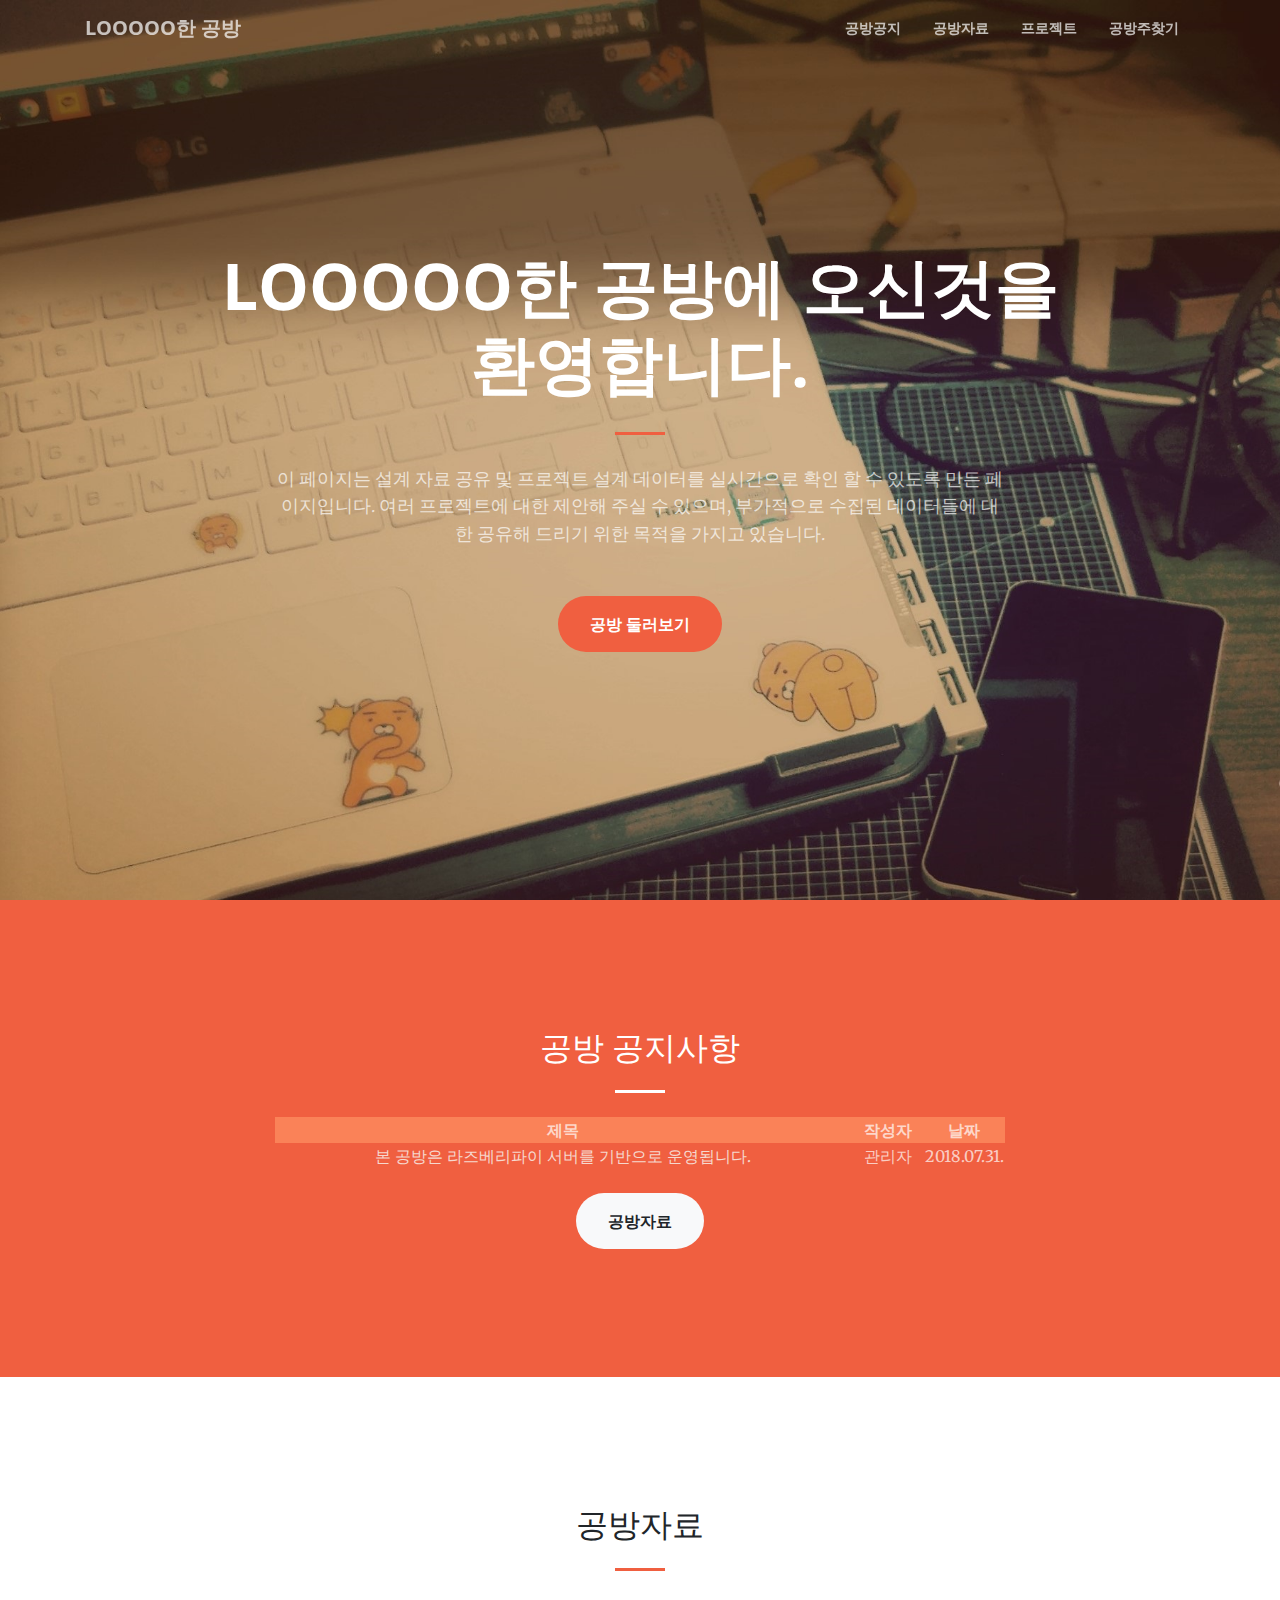
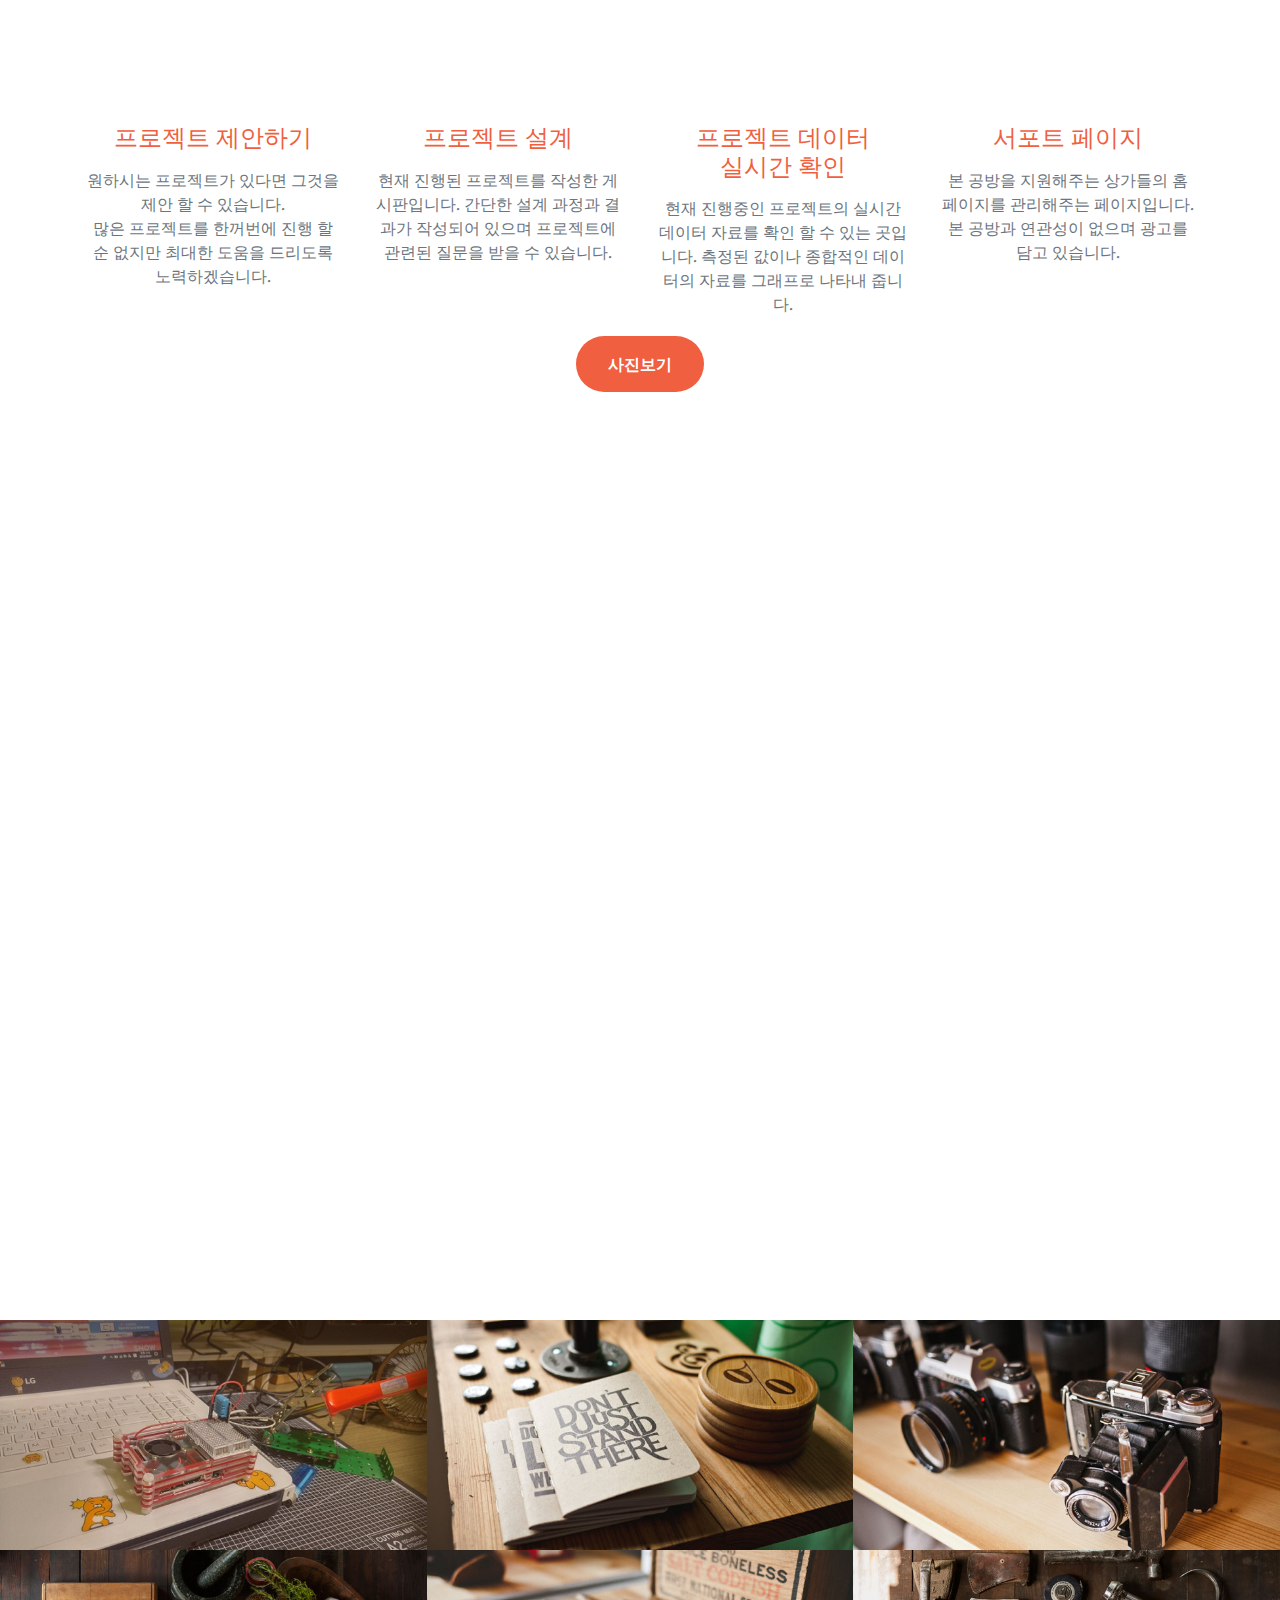
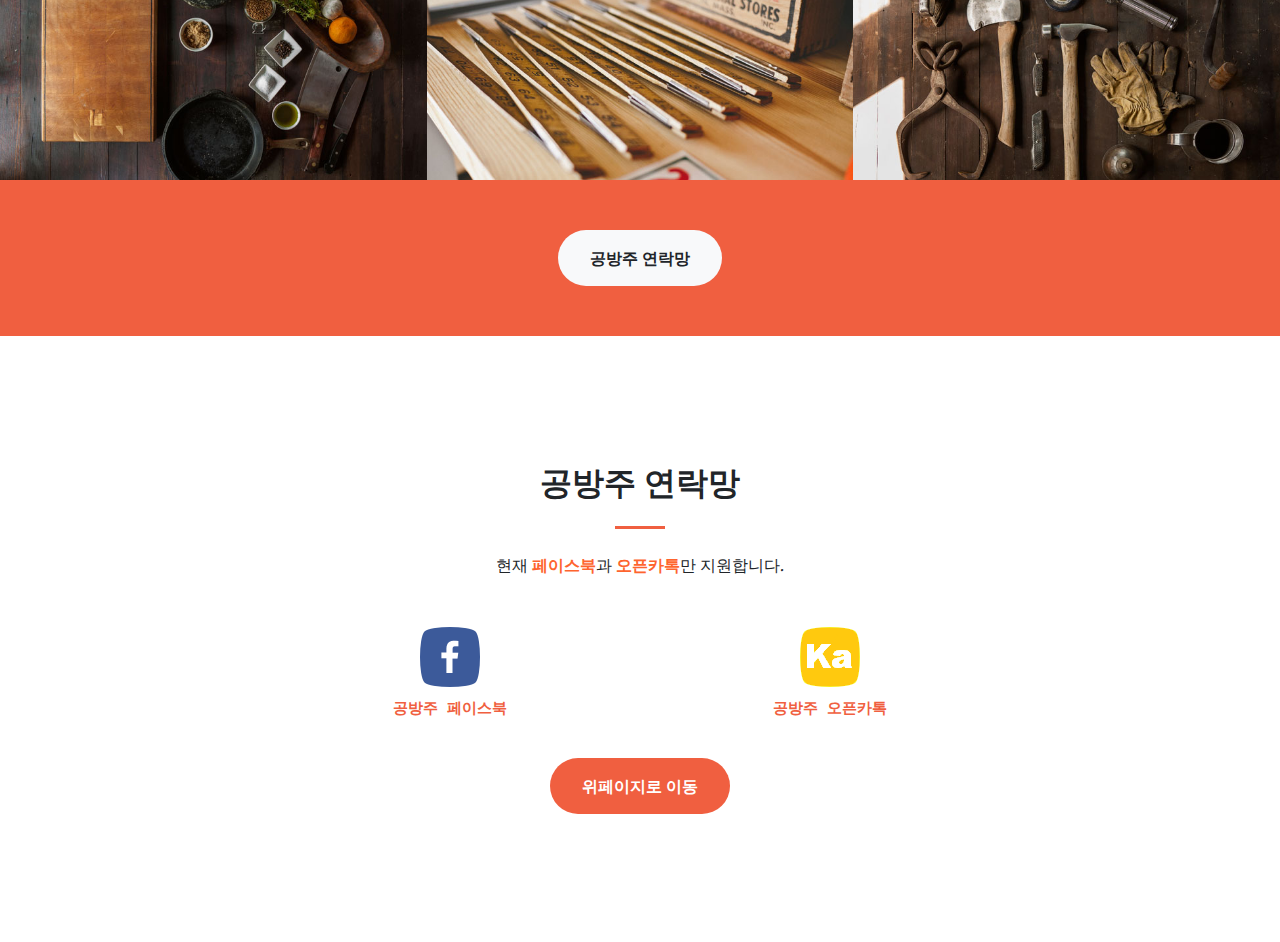
<file: index.html>
<!DOCTYPE html>
<html lang="en">

  <head>

    <meta charset="utf-8">
    <meta name="viewport" content="width=device-width, initial-scale=1, shrink-to-fit=no">
    <meta name="description" content="">
    <meta name="author" content="">

    <title>Looooo한 공방</title>

    <link rel="icon" href="img/favicon.ico" type="image/x-icon">
    <!-- Bootstrap core CSS -->
    <link href="vendor/bootstrap/css/bootstrap.min.css" rel="stylesheet">

    <!-- Custom fonts for this template -->
    <link href="vendor/font-awesome/css/font-awesome.min.css" rel="stylesheet" type="text/css">
    <link href='https://fonts.googleapis.com/css?family=Open+Sans:300italic,400italic,600italic,700italic,800italic,400,300,600,700,800' rel='stylesheet' type='text/css'>
    <link href='https://fonts.googleapis.com/css?family=Merriweather:400,300,300italic,400italic,700,700italic,900,900italic' rel='stylesheet' type='text/css'>

    <!-- Plugin CSS -->
    <link href="vendor/magnific-popup/magnific-popup.css" rel="stylesheet">

    <!-- Custom styles for this template -->
    <link href="css/creative.min.css" rel="stylesheet">



  </head>

  <body id="page-top">

    <!-- Navigation -->
    <nav class="navbar navbar-expand-lg navbar-light fixed-top" id="mainNav">
      <div class="container">
        <a class="navbar-brand js-scroll-trigger" href="#page-top">Looooo한 공방</a>
        <button class="navbar-toggler navbar-toggler-right" type="button" data-toggle="collapse" data-target="#navbarResponsive" aria-controls="navbarResponsive" aria-expanded="false" aria-label="Toggle navigation">
          <span class="navbar-toggler-icon"></span>
        </button>
        <div class="collapse navbar-collapse" id="navbarResponsive">
          <ul class="navbar-nav ml-auto">
            <li class="nav-item">
              <a class="nav-link js-scroll-trigger" href="#about">공방공지</a>
            </li>
            <li class="nav-item">
              <a class="nav-link js-scroll-trigger" href="#services">공방자료</a>
            </li>
            <li class="nav-item">
              <a class="nav-link js-scroll-trigger" href="#portfolio">프로젝트</a>
            </li>
            <li class="nav-item">
              <a class="nav-link js-scroll-trigger" href="#contact">공방주찾기</a>
            </li>
          </ul>
        </div>
      </div>
    </nav>

    <header class="masthead text-center text-white d-flex">
      <div class="container my-auto">
        <div class="row">
          <div class="col-lg-10 mx-auto">
            <h1 class="text-uppercase">
              <strong>Looooo한 공방에 오신것을<br> 환영합니다.</strong>
            </h1>
            <hr>
          </div>
          <div class="col-lg-8 mx-auto">
            <p class="text-faded mb-5">이 페이지는 설계 자료 공유 및 프로젝트 설계 데이터를 실시간으로 확인 할 수 있도록 만든 페이지입니다. 여러 프로젝트에 대한 제안해 주실 수 있으며, 부가적으로 수집된 데이터들에 대한 공유해 드리기 위한 목적을 가지고 있습니다.</p>
            <a class="btn btn-primary btn-xl js-scroll-trigger" href="#about">공방 둘러보기</a>
          </div>
        </div>
      </div>
    </header>

    <section class="bg-primary" id="about">
      <div class="container">
        <div class="row">
          <div class="col-lg-8 mx-auto text-center">
            <h2 class="section-heading text-white">공방 공지사항</h2>
            <hr class="light my-4">
            <table class="text-faded mb-4">
              <thead>
                <tr style="background-color: #FA8258">
                  <th style="width: 80%;">제목</th>
                  <th style="width: 10%;">작성자</th>
                  <th style="width: 10%;">날짜</th>
                </tr>
              </thead>
              <tbody>
                <tr>
                  <td>
                    <a style="color: #F6D8CE;" href="">본 공방은 라즈베리파이 서버를 기반으로 운영됩니다.</a>
                  </td>
                  <td>
                    관리자
                  </td>
                  <td>
                    2018.07.31.
                  </td>
                </tr>

                
              </tbody>

            </table>
            <a class="btn btn-light btn-xl js-scroll-trigger" href="#services" style="font-family : Arial, "Times New Roman"; font-weight: bold;">공방자료</a>
          </div>
        </div>
      </div>
    </section>

    <section id="services">
      <div class="container">
        <div class="row">
          <div class="col-lg-12 text-center">
            <h2 class="section-heading">공방자료</h2>
            <hr class="my-4">
          </div>
        </div>
      </div>
      
      <div style="color: #f06040"></div>
      <div class="container">
        <div class="row">
          <div class="col-lg-3 col-md-6 text-center">
            <div class="service-box mt-5 mx-auto">
              <a href="project_proposition.html" target="display_area"><i class="fa fa-4x fa-paper-plane text-primary mb-3 sr-icons"></i></a>
              <a href="project_proposition.html" target="display_area"><h4 class="mb-3">프로젝트 제안하기</h4></a>
              <p class="text-muted mb-0">원하시는 프로젝트가 있다면 그것을 제안 할 수 있습니다.
              <br>많은 프로젝트를 한꺼번에 진행 할 순 없지만 최대한 도움을 드리도록 노력하겠습니다.</p>
            </div>
          </div>
          <div class="col-lg-3 col-md-6 text-center">
            <div class="service-box mt-5 mx-auto">
              <a href="project_design_board.html" target="display_area"><i class="fa fa-4x fa-diamond text-primary mb-3 sr-icons"></i></a>
              <a href="project_design_board.html" target="display_area"><h4 class="mb-3">프로젝트 설계</h4></a>
              <p class="text-muted mb-0">현재 진행된 프로젝트를 작성한 게시판입니다. 간단한 설계 과정과 결과가 작성되어 있으며 프로젝트에 관련된 질문을 받을 수 있습니다.</p>
            </div>
          </div>
          <div class="col-lg-3 col-md-6 text-center">
            <div class="service-box mt-5 mx-auto">
              <a href="project_data_board.html" target="display_area"><i class="fa fa-4x fa-newspaper-o text-primary mb-3 sr-icons"></i></a>
              <a href="project_data_board.html" target="display_area"><h4 class="mb-3">프로젝트 데이터<br>실시간 확인</h4></a>
              <p class="text-muted mb-0">현재 진행중인 프로젝트의 실시간 데이터 자료를 확인 할 수 있는 곳입니다. 측정된 값이나 종합적인 데이터의 자료를 그래프로 나타내 줍니다.</p>
            </div>
          </div>
          <div class="col-lg-3 col-md-6 text-center">
            <div class="service-box mt-5 mx-auto">
              <a href="notice_board.html" target="display_area"><i class="fa fa-4x fa-heart text-primary mb-3 sr-icons"></i></a>        
              <a href="notice_board.html" target="display_area"><h4 class="mb-3">서포트 페이지</h4></a>
              <p class="text-muted mb-0">본 공방을 지원해주는 상가들의 홈페이지를 관리해주는 페이지입니다. 본 공방과 연관성이 없으며 광고를 담고 있습니다.</p>
            </div>
          </div>
        </div>
      </div>
      <div style="text-align: center; padding-top: 20px;">
        <a class="btn btn-primary btn-xl js-scroll-trigger" href="#portfolio" style="font-weight: bold;">사진보기</a>
      </div>
      
    </section>


    <article class="display" style="margin-bottom: 100px">
      <iframe name="display_area" frameborder="0" width="85%" height="700px" style="display: block; margin-left: 7.5%"></iframe>
    </article>
    

    <section class="p-0" id="portfolio">
      <div class="container-fluid p-0">
        <div class="row no-gutters popup-gallery">
          <div class="col-lg-4 col-sm-6">
            <a class="portfolio-box" href="img/portfolio/fullsize/1.jpg">
              <img class="img-fluid" src="img/portfolio/thumbnails/1.jpg" alt="">
              <div class="portfolio-box-caption">
                <div class="portfolio-box-caption-content">
                  <div class="project-category text-faded">
                    project1
                  </div>
                  <div class="project-name">
                    라즈베리파이를 이용한<br> 웹페이지 및 서버 구축
                  </div>
                </div>
              </div>
            </a>
          </div>
          <div class="col-lg-4 col-sm-6">
            <a class="portfolio-box" href="img/portfolio/fullsize/2.jpg">
              <img class="img-fluid" src="img/portfolio/thumbnails/2.jpg" alt="">
              <div class="portfolio-box-caption">
                <div class="portfolio-box-caption-content">
                  <div class="project-category text-faded">
                    project2
                  </div>
                  <div class="project-name">
                    프로젝트 준비중입니다.
                  </div>
                </div>
              </div>
            </a>
          </div>
          <div class="col-lg-4 col-sm-6">
            <a class="portfolio-box" href="img/portfolio/fullsize/3.jpg">
              <img class="img-fluid" src="img/portfolio/thumbnails/3.jpg" alt="">
              <div class="portfolio-box-caption">
                <div class="portfolio-box-caption-content">
                  <div class="project-category text-faded">
                    project3
                  </div>
                  <div class="project-name">
                    프로젝트 준비중입니다.
                  </div>
                </div>
              </div>
            </a>
          </div>
          <div class="col-lg-4 col-sm-6">
            <a class="portfolio-box" href="img/portfolio/fullsize/4.jpg">
              <img class="img-fluid" src="img/portfolio/thumbnails/4.jpg" alt="">
              <div class="portfolio-box-caption">
                <div class="portfolio-box-caption-content">
                  <div class="project-category text-faded">
                    project4
                  </div>
                  <div class="project-name">
                    프로젝트 준비중입니다.
                  </div>
                </div>
              </div>
            </a>
          </div>
          <div class="col-lg-4 col-sm-6">
            <a class="portfolio-box" href="img/portfolio/fullsize/5.jpg">
              <img class="img-fluid" src="img/portfolio/thumbnails/5.jpg" alt="">
              <div class="portfolio-box-caption">
                <div class="portfolio-box-caption-content">
                  <div class="project-category text-faded">
                    project5
                  </div>
                  <div class="project-name">
                    프로젝트 준비중입니다.
                  </div>
                </div>
              </div>
            </a>
          </div>
          <div class="col-lg-4 col-sm-6">
            <a class="portfolio-box" href="img/portfolio/fullsize/6.jpg">
              <img class="img-fluid" src="img/portfolio/thumbnails/6.jpg" alt="">
              <div class="portfolio-box-caption">
                <div class="portfolio-box-caption-content">
                  <div class="project-category text-faded">
                    project6
                  </div>
                  <div class="project-name">
                    프로젝트 준비중입니다.
                  </div>
                </div>
              </div>
            </a>
          </div>
        </div>
      </div>

      <div style="text-align: center; background-color: #f05f40; padding: 50px 0 50px 0;">
        <a class="btn btn-light btn-xl js-scroll-trigger" href="#contact" style="font-weight: bold;">공방주 연락망</a>
      </div>
    </section>

    <section id="contact">
      <div class="container">
        <div class="row">
          <div class="col-lg-8 mx-auto text-center">
            <h2 class="section-heading" style="font-family: 'Franklin Gothic Medium', 'Arial Narrow', Arial, sans-serif; font-weight: bold" >공방주 연락망</h2>
            <hr class="my-4">
            <p class="mb-5">현재 <strong style="color: #FE642E">페이스북</strong>과 <strong style="color: #FE642E">오픈카톡</strong>만 지원합니다.</p>
          </div>
        </div>
        <div class="row">
          <div class="col-lg-4 ml-auto text-center">
            <a href="https://www.facebook.com/profile.php?id=100004474692447" target="_blank">
              <img src="img/facebook.png" height="64" alt="Facebook">    
            </a>
            <p style="margin-top: 10px; font-size: 15px; font-weight: bold; font-family: 'Courier New', Courier, monospace;">
              <a href="https://www.facebook.com/profile.php?id=100004474692447" target="_blank">
              공방주 페이스북</a></p>
          </div>
          <div class="col-lg-4 mr-auto text-center">
            <a href="https://open.kakao.com/o/sZnEVIT" target="_blank">
              <img src="img/kakao.png" height="64" alt="openkakao">    
            </a>
            <p style="margin-top: 10px; font-size: 15px; font-weight: bold; font-family: 'Courier New', Courier, monospace;">
              <a href="https://open.kakao.com/o/sZnEVIT" target="_blank">
              공방주 오픈카톡</a></p>
          </div>
        </div>
      </div>
      <div style="text-align: center; padding-top: 20px;">
        <a class="btn btn-primary btn-xl js-scroll-trigger" href="#about" style="font-weight: bold;">위페이지로 이동</a>
      </div>
    </section>

    <!-- Bootstrap core JavaScript -->
    <script src="vendor/jquery/jquery.min.js"></script>
    <script src="vendor/bootstrap/js/bootstrap.bundle.min.js"></script>

    <!-- Plugin JavaScript -->
    <script src="vendor/jquery-easing/jquery.easing.min.js"></script>
    <script src="vendor/scrollreveal/scrollreveal.min.js"></script>
    <script src="vendor/magnific-popup/jquery.magnific-popup.min.js"></script>

    <!-- Custom scripts for this template -->
    <script src="js/creative.min.js"></script>

    <script src="board.js"></script>

  </body>

</html>
</file>
<file: css/creative.min.css>
body,html{width:100%;height:100%}body{font-family:Merriweather,'Helvetica Neue',Arial,sans-serif}hr{max-width:50px;border-width:3px;border-color:#f05f40}hr.light{border-color:#fff}a{color:#f05f40;-webkit-transition:all .2s;-moz-transition:all .2s;transition:all .2s}a:hover{color:#f05f40}h1,h2,h3,h4,h5,h6{font-family:'Open Sans','Helvetica Neue',Arial,sans-serif}.bg-primary{background-color:#f05f40!important}.bg-dark{background-color:#212529!important}.text-faded{color:rgba(255,255,255,.7)}section{padding:8rem 0}.section-heading{margin-top:0}::-moz-selection{color:#fff;background:#212529;text-shadow:none}::selection{color:#fff;background:#212529;text-shadow:none}img::selection{color:#fff;background:0 0}img::-moz-selection{color:#fff;background:0 0}#mainNav{border-bottom:1px solid rgba(33,37,41,.1);background-color:#fff;font-family:'Open Sans','Helvetica Neue',Arial,sans-serif;-webkit-transition:all .2s;-moz-transition:all .2s;transition:all .2s}#mainNav .navbar-brand{font-weight:700;text-transform:uppercase;color:#f05f40;font-family:'Open Sans','Helvetica Neue',Arial,sans-serif}#mainNav .navbar-brand:focus,#mainNav .navbar-brand:hover{color:#f05f40}#mainNav .navbar-nav>li.nav-item>a.nav-link,#mainNav .navbar-nav>li.nav-item>a.nav-link:focus{font-size:.9rem;font-weight:700;text-transform:uppercase;color:#212529}#mainNav .navbar-nav>li.nav-item>a.nav-link:focus:hover,#mainNav .navbar-nav>li.nav-item>a.nav-link:hover{color:#f05f40}#mainNav .navbar-nav>li.nav-item>a.nav-link.active,#mainNav .navbar-nav>li.nav-item>a.nav-link:focus.active{color:#f05f40!important;background-color:transparent}#mainNav .navbar-nav>li.nav-item>a.nav-link.active:hover,#mainNav .navbar-nav>li.nav-item>a.nav-link:focus.active:hover{background-color:transparent}@media (min-width:992px){#mainNav{border-color:transparent;background-color:transparent}#mainNav .navbar-brand{color:rgba(255,255,255,.7)}#mainNav .navbar-brand:focus,#mainNav .navbar-brand:hover{color:#fff}#mainNav .navbar-nav>li.nav-item>a.nav-link{padding:.5rem 1rem}#mainNav .navbar-nav>li.nav-item>a.nav-link,#mainNav .navbar-nav>li.nav-item>a.nav-link:focus{color:rgba(255,255,255,.7)}#mainNav .navbar-nav>li.nav-item>a.nav-link:focus:hover,#mainNav .navbar-nav>li.nav-item>a.nav-link:hover{color:#fff}#mainNav.navbar-shrink{border-bottom:1px solid rgba(33,37,41,.1);background-color:#fff}#mainNav.navbar-shrink .navbar-brand{color:#f05f40}#mainNav.navbar-shrink .navbar-brand:focus,#mainNav.navbar-shrink .navbar-brand:hover{color:#f05f40}#mainNav.navbar-shrink .navbar-nav>li.nav-item>a.nav-link,#mainNav.navbar-shrink .navbar-nav>li.nav-item>a.nav-link:focus{color:#212529}#mainNav.navbar-shrink .navbar-nav>li.nav-item>a.nav-link:focus:hover,#mainNav.navbar-shrink .navbar-nav>li.nav-item>a.nav-link:hover{color:#f05f40}}header.masthead{padding-top:10rem;padding-bottom:calc(10rem - 56px);background-image:url(../img/header.jpg);background-position:center center;-webkit-background-size:cover;-moz-background-size:cover;-o-background-size:cover;background-size:cover}header.masthead hr{margin-top:30px;margin-bottom:30px}header.masthead h1{font-size:2rem}header.masthead p{font-weight:300}@media (min-width:768px){header.masthead p{font-size:1.15rem}}@media (min-width:992px){header.masthead{height:100vh;min-height:650px;padding-top:0;padding-bottom:0}header.masthead h1{font-size:3rem}}@media (min-width:1200px){header.masthead h1{font-size:4rem}}.service-box{max-width:400px}.portfolio-box{position:relative;display:block;max-width:650px;margin:0 auto}.portfolio-box .portfolio-box-caption{position:absolute;bottom:0;display:block;width:100%;height:100%;text-align:center;opacity:0;color:#fff;background:rgba(240,95,64,.9);-webkit-transition:all .2s;-moz-transition:all .2s;transition:all .2s}.portfolio-box .portfolio-box-caption .portfolio-box-caption-content{position:absolute;top:50%;width:100%;transform:translateY(-50%);text-align:center}.portfolio-box .portfolio-box-caption .portfolio-box-caption-content .project-category,.portfolio-box .portfolio-box-caption .portfolio-box-caption-content .project-name{padding:0 15px;font-family:'Open Sans','Helvetica Neue',Arial,sans-serif}.portfolio-box .portfolio-box-caption .portfolio-box-caption-content .project-category{font-size:14px;font-weight:600;text-transform:uppercase}.portfolio-box .portfolio-box-caption .portfolio-box-caption-content .project-name{font-size:18px}.portfolio-box:hover .portfolio-box-caption{opacity:1}.portfolio-box:focus{outline:0}@media (min-width:768px){.portfolio-box .portfolio-box-caption .portfolio-box-caption-content .project-category{font-size:16px}.portfolio-box .portfolio-box-caption .portfolio-box-caption-content .project-name{font-size:22px}}.text-primary{color:#f05f40!important}.btn{font-weight:700;text-transform:uppercase;border:none;border-radius:300px;font-family:'Open Sans','Helvetica Neue',Arial,sans-serif}.btn-xl{padding:1rem 2rem}.btn-primary{background-color:#f05f40;border-color:#f05f40}.btn-primary:active,.btn-primary:focus,.btn-primary:hover{color:#fff;background-color:#ee4b28!important}.btn-primary:active,.btn-primary:focus{box-shadow:0 0 0 .2rem rgba(240,95,64,.5)!important}
</file>
